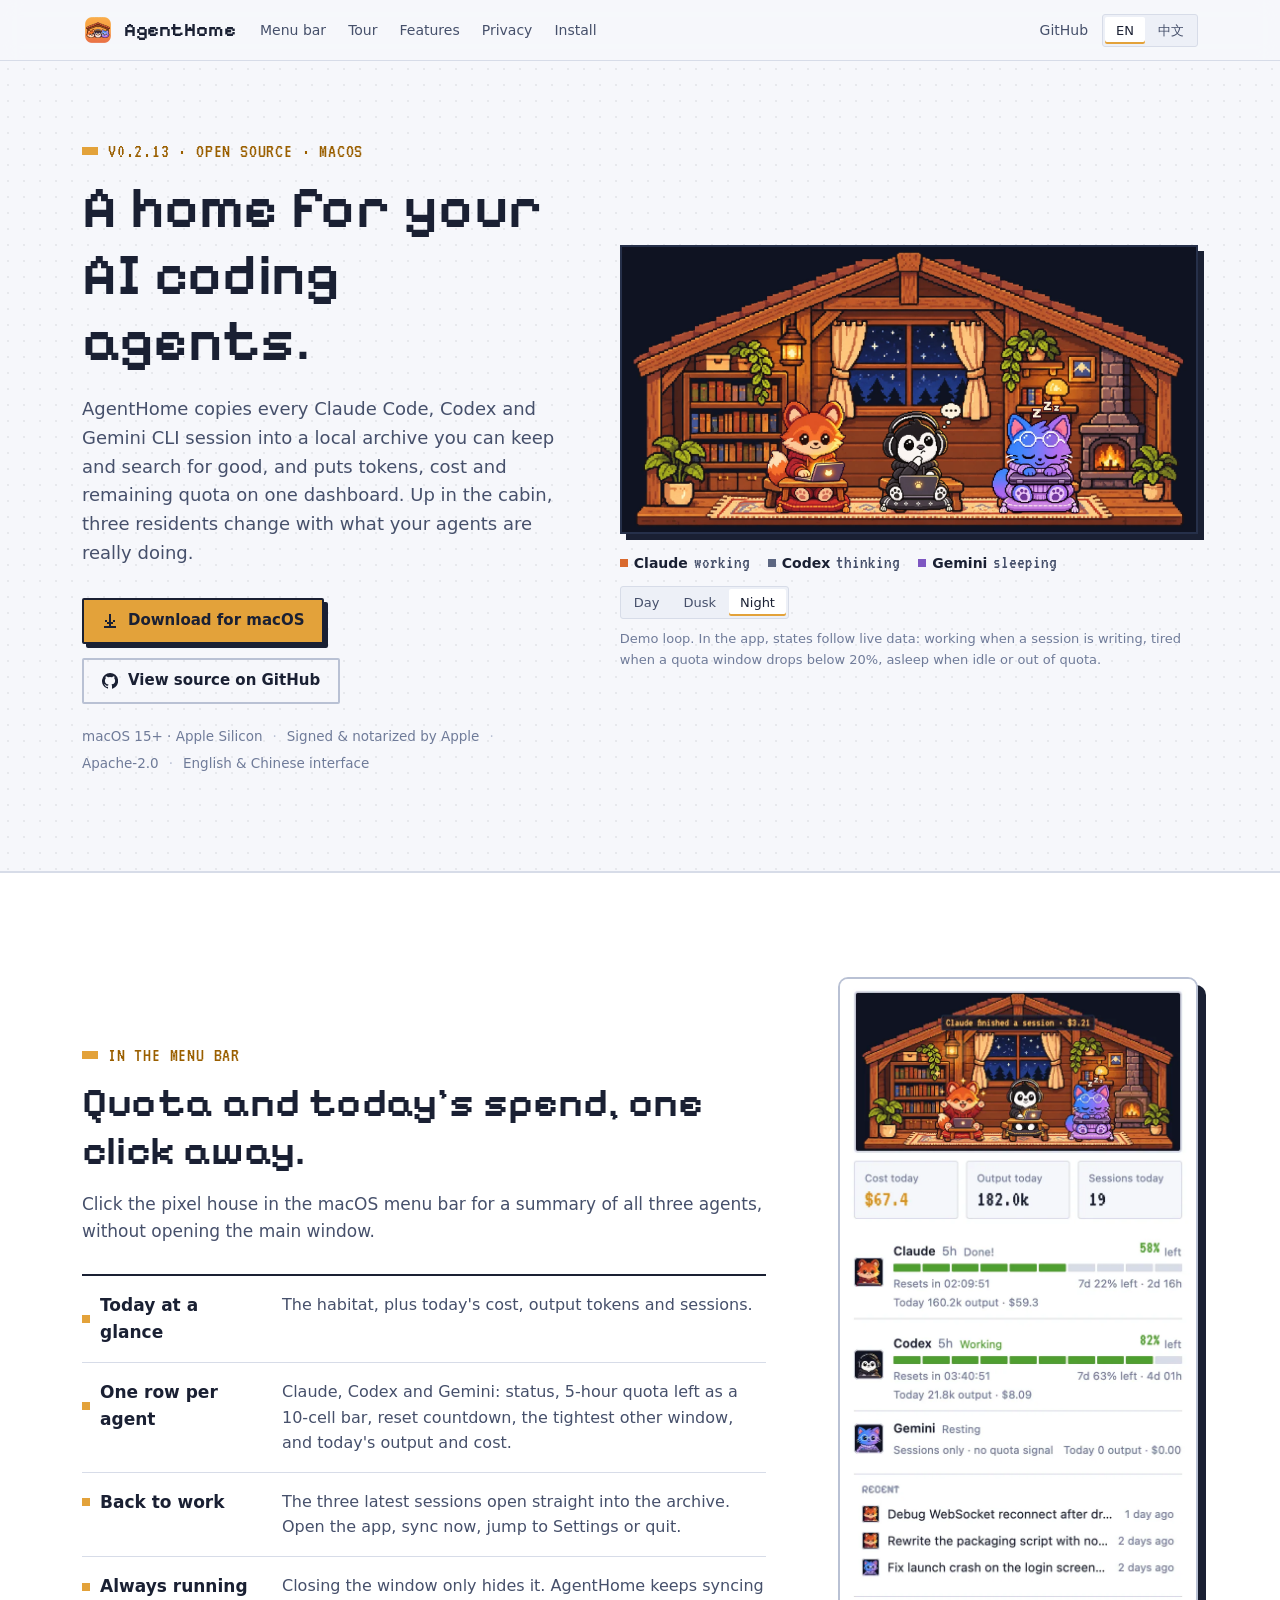
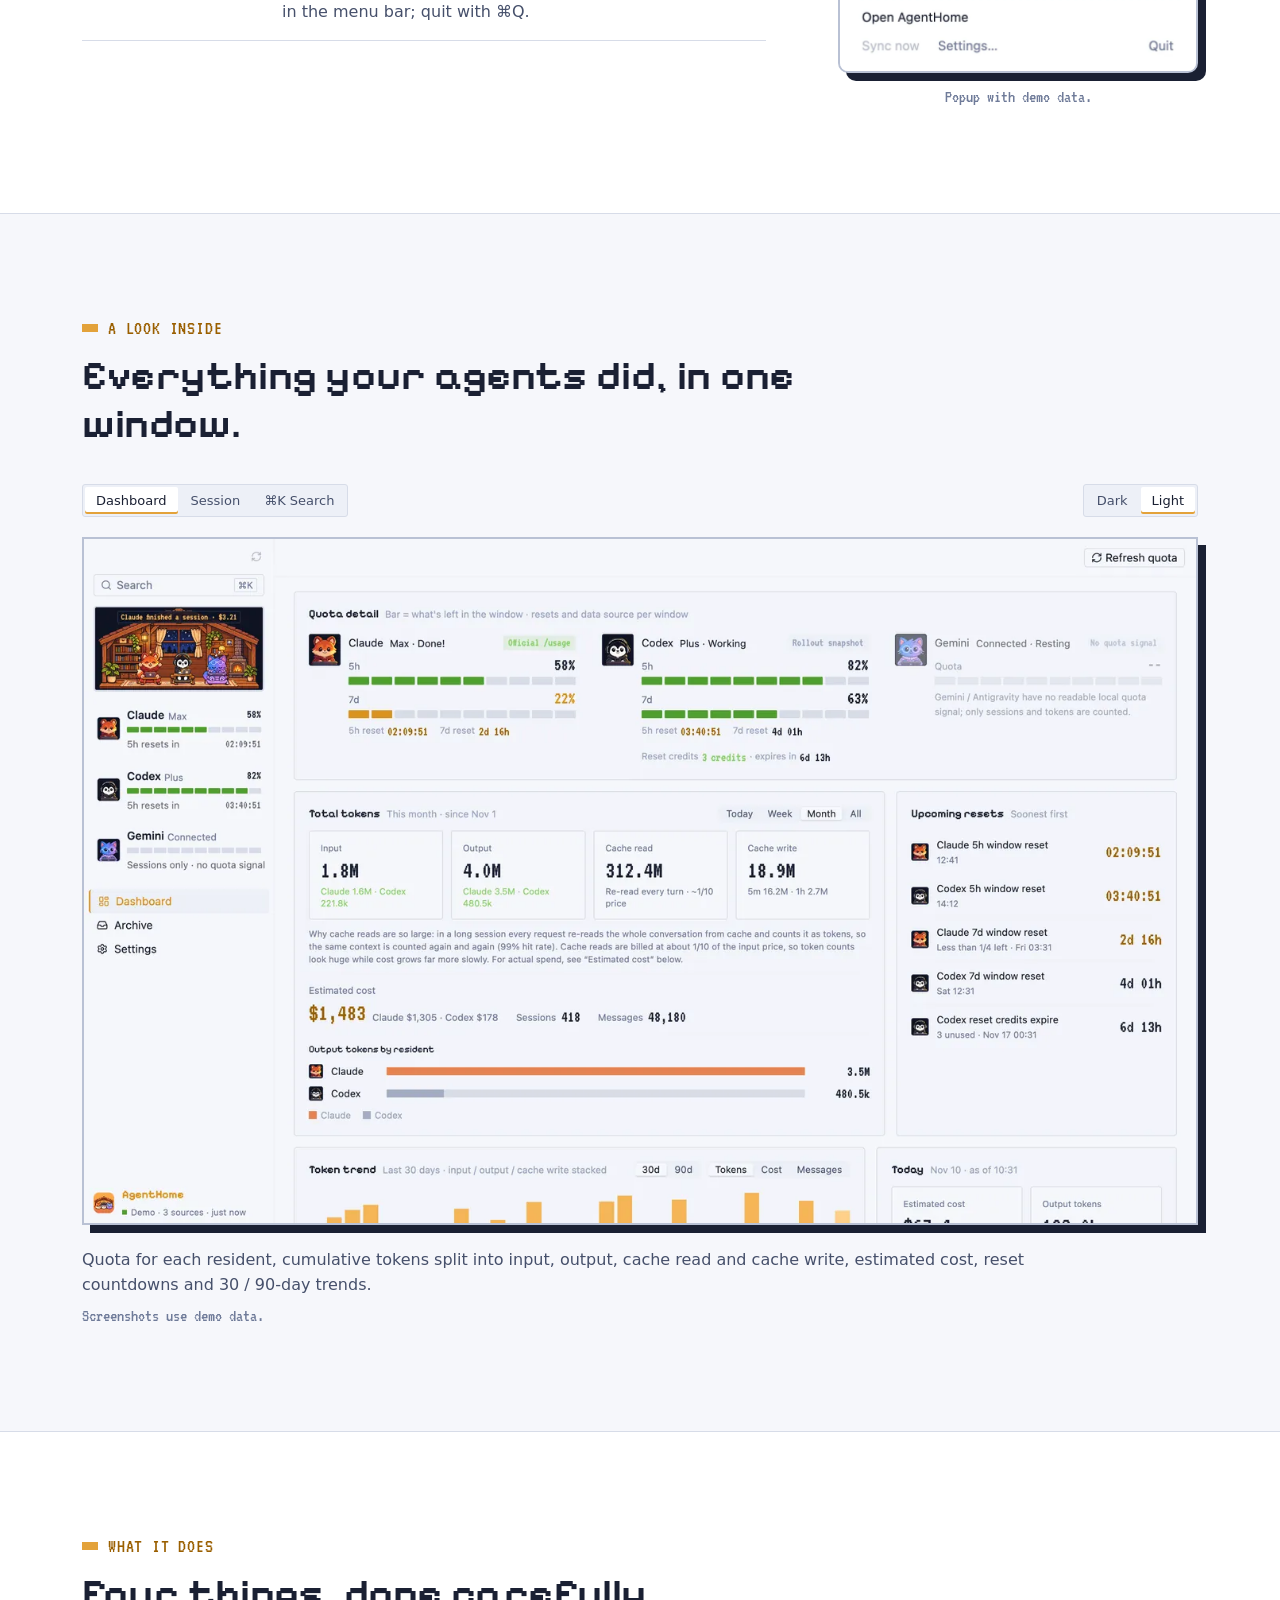
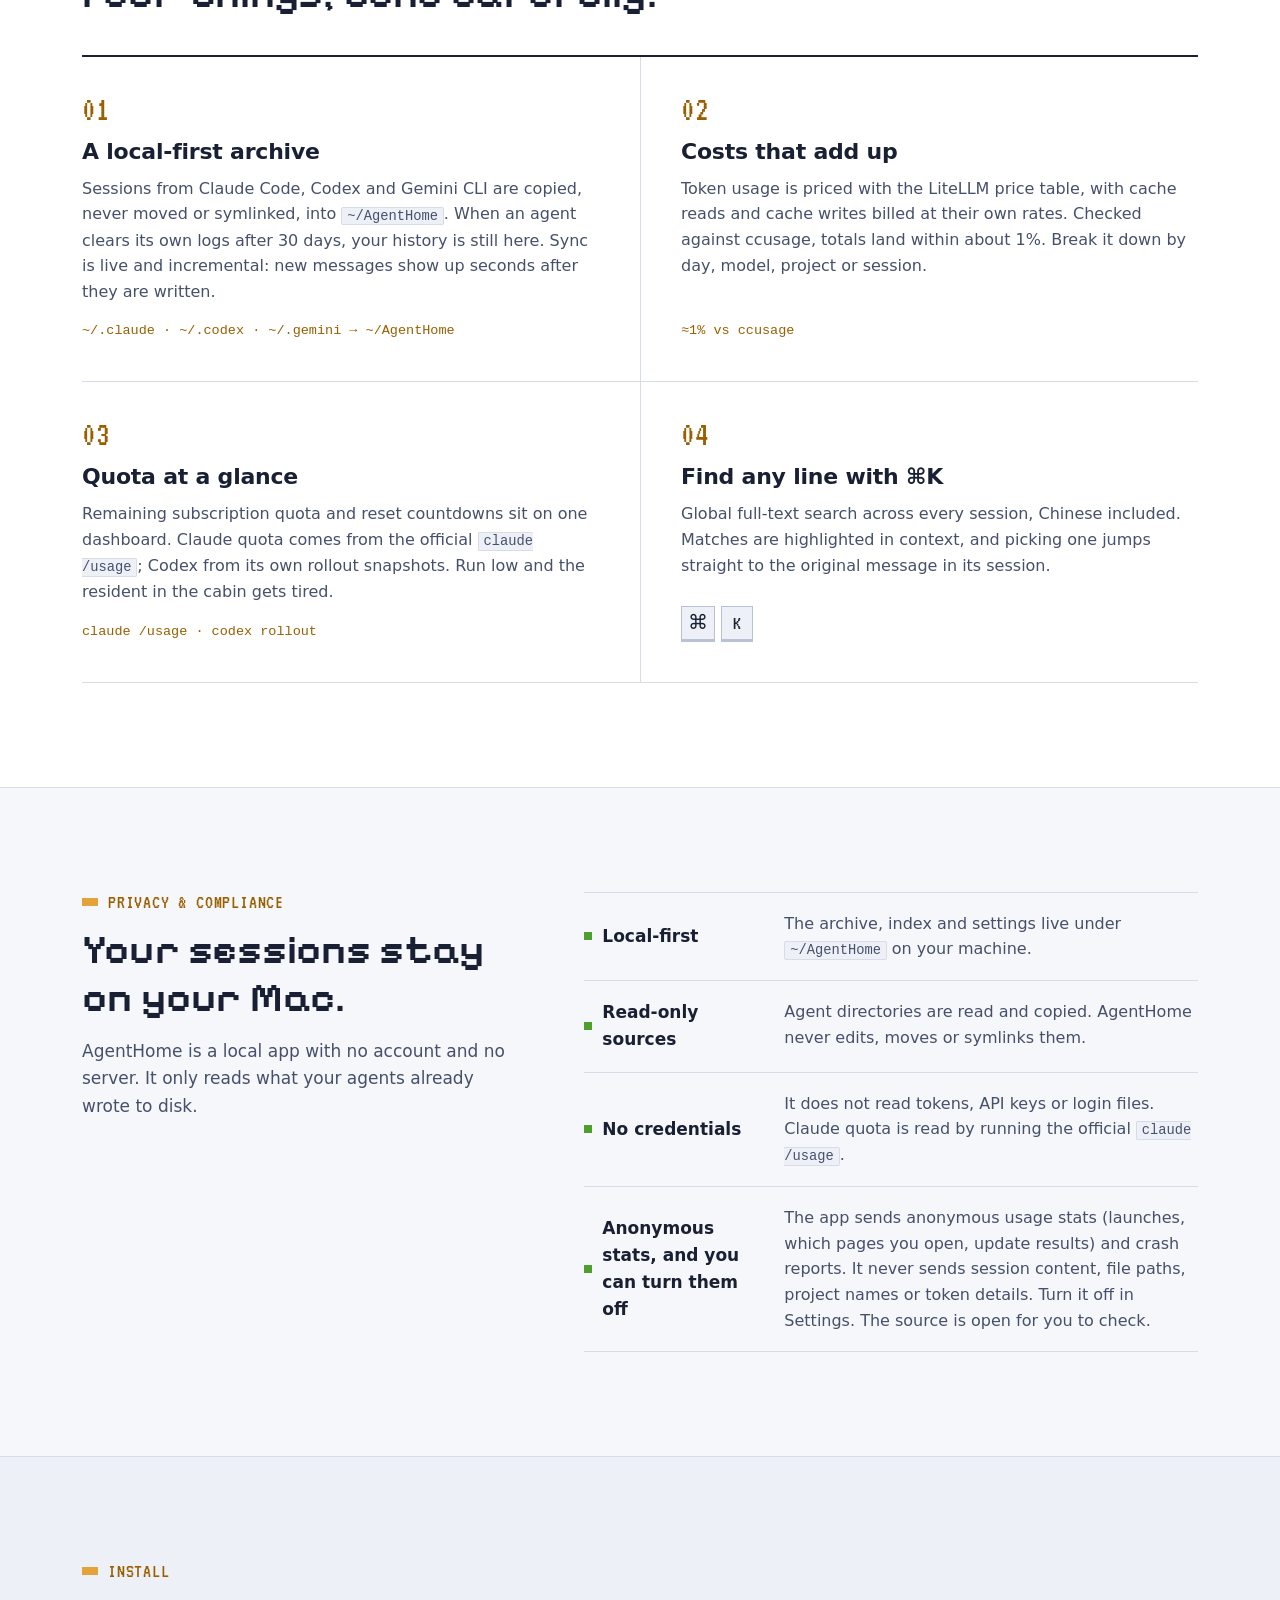
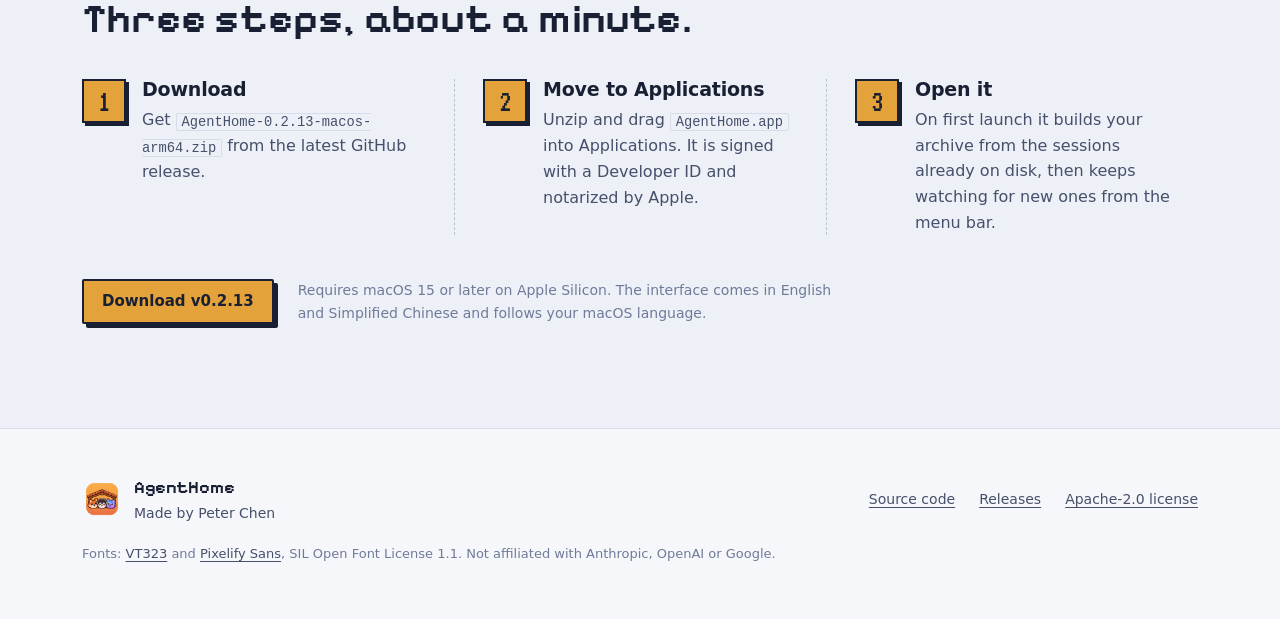
<file: site/index.html>
<!doctype html>
<html lang="en">
<head>
<meta charset="utf-8">
<meta name="viewport" content="width=device-width, initial-scale=1">
<title>AgentHome</title>
<meta name="description" content="AgentHome is a home for your AI coding agents on macOS: a local, searchable archive of every Claude Code, Codex and Gemini CLI session, plus tokens, cost and remaining quota on one dashboard.">
<meta name="color-scheme" content="dark light">
<meta name="theme-color" content="#0F1423" media="(prefers-color-scheme: dark)">
<meta name="theme-color" content="#F6F7FB" media="(prefers-color-scheme: light)">
<meta property="og:type" content="website">
<meta property="og:title" content="AgentHome">
<meta property="og:description" content="A home for your AI coding agents: a local, searchable archive of every Claude Code, Codex and Gemini CLI session, plus tokens, cost and remaining quota on one dashboard. Free and open source for macOS.">
<meta property="og:image" content="https://blog.peterchen97.cn/agenthome/assets/img/og.png">
<meta name="twitter:card" content="summary_large_image">
<link rel="icon" type="image/png" href="assets/img/favicon-64.png">
<link rel="apple-touch-icon" href="assets/img/apple-touch-icon.png">
<link rel="preload" href="assets/fonts/PixelifySans-SemiBold.ttf" as="font" type="font/ttf" crossorigin>
<link rel="preload" href="assets/fonts/VT323-Regular.ttf" as="font" type="font/ttf" crossorigin>
<link rel="stylesheet" href="assets/style.css">
</head>
<body>
<a class="skip" href="#main" data-i18n="skip">Skip to content</a>

<header class="top">
  <div class="wrap top-row">
    <a class="brand" href="#top" aria-label="AgentHome">
      <img src="assets/img/app-icon-256.png" width="32" height="32" alt="">
      <span>AgentHome</span>
    </a>
    <nav class="top-nav" aria-label="Sections">
      <a href="#menubar" data-i18n="nav.menubar">Menu bar</a>
      <a href="#tour" data-i18n="nav.tour">Tour</a>
      <a href="#features" data-i18n="nav.features">Features</a>
      <a href="#privacy" data-i18n="nav.privacy">Privacy</a>
      <a href="#install" data-i18n="nav.install">Install</a>
    </nav>
    <div class="top-actions">
      <a class="gh-link" href="https://github.com/PeterChen1997/agenthome">GitHub</a>
      <div class="seg lang" role="group" aria-label="Language">
        <button type="button" data-lang="en" aria-pressed="true">EN</button>
        <button type="button" data-lang="zh" aria-pressed="false">中文</button>
      </div>
    </div>
  </div>
</header>

<main id="main">
  <section class="hero" id="top">
    <div class="wrap hero-grid">
      <div class="hero-copy">
        <p class="eyebrow"><span class="pip" aria-hidden="true"></span><span data-i18n="hero.eyebrow">v0.2.13 · open source · macOS</span></p>
        <h1 data-i18n="hero.title">A home for your AI coding agents.</h1>
        <p class="lede" data-i18n="hero.lede">AgentHome copies every Claude Code, Codex and Gemini CLI session into a local archive you can keep and search for good, and puts tokens, cost and remaining quota on one dashboard. Up in the cabin, three residents change with what your agents are really doing.</p>
        <div class="cta">
          <a class="btn btn-primary" href="https://github.com/PeterChen1997/agenthome/releases/latest" data-umami-event="download" data-umami-event-location="hero">
            <svg class="ico" viewBox="0 0 16 16" aria-hidden="true"><path d="M7 1h2v8h2v-2h2v2h-2v2H9v2H7v-2H5V9H3V7h2v2h2z M2 13h12v2H2z"/></svg>
            <span data-i18n="hero.download">Download for macOS</span>
          </a>
          <a class="btn btn-ghost" href="https://github.com/PeterChen1997/agenthome">
            <svg class="ico" viewBox="0 0 16 16" aria-hidden="true"><path d="M8 0a8 8 0 0 0-2.53 15.59c.4.07.55-.17.55-.38v-1.34c-2.23.48-2.7-1.07-2.7-1.07-.36-.92-.89-1.17-.89-1.17-.73-.5.06-.49.06-.49.8.06 1.23.83 1.23.83.72 1.22 1.88.87 2.34.67.07-.52.28-.87.5-1.07-1.78-.2-3.65-.89-3.65-3.95 0-.87.31-1.59.82-2.15-.08-.2-.36-1.02.08-2.12 0 0 .67-.21 2.2.82a7.6 7.6 0 0 1 4 0c1.53-1.04 2.2-.82 2.2-.82.44 1.1.16 1.92.08 2.12.51.56.82 1.28.82 2.15 0 3.07-1.87 3.75-3.65 3.95.29.25.54.73.54 1.48v2.2c0 .21.15.46.55.38A8 8 0 0 0 8 0z"/></svg>
            <span data-i18n="hero.source">View source on GitHub</span>
          </a>
        </div>
        <ul class="facts">
          <li data-i18n="hero.f1">macOS 15+ · Apple Silicon</li>
          <li data-i18n="hero.f2">Signed &amp; notarized by Apple</li>
          <li>Apache-2.0</li>
          <li data-i18n="hero.f3">English &amp; Chinese interface</li>
        </ul>
      </div>

      <figure class="habitat" aria-labelledby="habitat-cap">
        <div class="scene" data-tod="night">
          <img class="scene-bg" data-bg="night" src="assets/habitat/bg-night.webp" width="1400" height="700" alt="">
          <img class="scene-bg" data-bg="evening" src="assets/habitat/bg-evening.webp" width="1400" height="700" alt="" loading="lazy">
          <img class="scene-bg" data-bg="day" src="assets/habitat/bg-day.webp" width="1400" height="700" alt="" loading="lazy">
          <div class="slot" data-who="claude" data-state="working" style="--x:32.5%">
            <img src="assets/habitat/claude-working.webp" width="240" height="320" alt="Claude, the fox">
          </div>
          <div class="slot" data-who="codex" data-state="thinking" style="--x:52%">
            <img src="assets/habitat/codex-thinking.webp" width="284" height="320" alt="Codex, the penguin">
          </div>
          <div class="slot" data-who="gemini" data-state="sleeping" style="--x:72%">
            <img src="assets/habitat/gemini-sleeping.webp" width="249" height="320" alt="Gemini, the cat">
          </div>
        </div>
        <figcaption class="residents" id="habitat-cap">
          <ul>
            <li data-who="claude"><span class="dot"></span><b>Claude</b> <span class="state" data-state-label>working</span></li>
            <li data-who="codex"><span class="dot"></span><b>Codex</b> <span class="state" data-state-label>thinking</span></li>
            <li data-who="gemini"><span class="dot"></span><b>Gemini</b> <span class="state" data-state-label>sleeping</span></li>
          </ul>
          <div class="seg tod" role="group" aria-label="Time of day">
            <button type="button" data-tod="day" aria-pressed="false" data-i18n="tod.day">Day</button>
            <button type="button" data-tod="evening" aria-pressed="false" data-i18n="tod.evening">Dusk</button>
            <button type="button" data-tod="night" aria-pressed="true" data-i18n="tod.night">Night</button>
          </div>
        </figcaption>
        <p class="habitat-note" data-i18n="hero.note">Demo loop. In the app, states follow live data: working when a session is writing, tired when a quota window drops below 20%, asleep when idle or out of quota.</p>
      </figure>
    </div>
  </section>

  <section class="menubar" id="menubar" aria-labelledby="menubar-title">
    <div class="wrap mb-grid">
      <div class="mb-copy">
        <div class="sec-head">
          <p class="label" data-i18n="mb.label">In the menu bar</p>
          <h2 id="menubar-title" data-i18n="mb.title">Quota and today's spend, one click away.</h2>
          <p class="sec-lede" data-i18n="mb.lede">Click the pixel house in the macOS menu bar for a summary of all three agents, without opening the main window.</p>
        </div>
        <ul class="mb-points">
          <li><b data-i18n="mb.1.t">Today at a glance</b><span data-i18n="mb.1.p">The habitat, plus today's cost, output tokens and sessions.</span></li>
          <li><b data-i18n="mb.2.t">One row per agent</b><span data-i18n="mb.2.p">Claude, Codex and Gemini: status, 5-hour quota left as a 10-cell bar, reset countdown, the tightest other window, and today's output and cost.</span></li>
          <li><b data-i18n="mb.3.t">Back to work</b><span data-i18n="mb.3.p">The three latest sessions open straight into the archive. Open the app, sync now, jump to Settings or quit.</span></li>
          <li><b data-i18n="mb.4.t">Always running</b><span data-i18n="mb.4.p">Closing the window only hides it. AgentHome keeps syncing in the menu bar; quit with ⌘Q.</span></li>
        </ul>
      </div>
      <figure class="mb-shot">
        <div class="mb-frame">
          <img id="menubar-img" src="assets/shots/menubar-dark.en.webp" width="360" height="700" alt="AgentHome menu bar popup: habitat, today's cost, output and sessions, quota per agent and recent sessions" loading="lazy">
        </div>
        <figcaption class="demo-note" data-i18n="mb.demo">Popup with demo data.</figcaption>
      </figure>
    </div>
  </section>

  <section class="tour" id="tour" aria-labelledby="tour-title">
    <div class="wrap">
      <div class="sec-head">
        <p class="label" data-i18n="tour.label">A look inside</p>
        <h2 id="tour-title" data-i18n="tour.title">Everything your agents did, in one window.</h2>
      </div>
      <div class="tour-bar">
        <div class="seg tabs" role="group" aria-label="Screenshot">
          <button type="button" data-shot="dashboard" aria-pressed="true" data-i18n="tour.t1">Dashboard</button>
          <button type="button" data-shot="session" aria-pressed="false" data-i18n="tour.t2">Session</button>
          <button type="button" data-shot="search" aria-pressed="false" data-i18n="tour.t3">⌘K Search</button>
        </div>
        <div class="seg shot-theme" role="group" aria-label="Screenshot theme">
          <button type="button" data-mode="dark" aria-pressed="true" data-i18n="tour.dark">Dark</button>
          <button type="button" data-mode="light" aria-pressed="false" data-i18n="tour.light">Light</button>
        </div>
      </div>
      <figure class="shot">
        <div class="shot-frame">
          <img id="shot-img" src="assets/shots/dashboard-dark.en.webp" width="1400" height="860" alt="AgentHome dashboard: quota per resident, cumulative tokens, estimated cost and reset countdowns" loading="lazy">
        </div>
        <figcaption>
          <p class="cap" data-cap="dashboard" data-i18n="tour.c1">Quota for each resident, cumulative tokens split into input, output, cache read and cache write, estimated cost, reset countdowns and 30 / 90-day trends.</p>
          <p class="cap" data-cap="session" hidden data-i18n="tour.c2">Sessions grouped by day and folded by sub-agent. Inside, every turn is laid out with tool calls collapsed into trace rows, token counts and per-session cost.</p>
          <p class="cap" data-cap="search" hidden data-i18n="tour.c3">Press ⌘K anywhere: full-text search across every session, matches highlighted, Enter jumps to the original message.</p>
          <p class="demo-note" data-i18n="tour.demo">Screenshots use demo data.</p>
        </figcaption>
      </figure>
    </div>
  </section>

  <section class="features" id="features" aria-labelledby="features-title">
    <div class="wrap">
      <div class="sec-head">
        <p class="label" data-i18n="feat.label">What it does</p>
        <h2 id="features-title" data-i18n="feat.title">Four things, done carefully.</h2>
      </div>
      <div class="feat-grid">
        <article class="feat">
          <span class="num" aria-hidden="true">01</span>
          <h3 data-i18n="feat.1.t">A local-first archive</h3>
          <p data-i18n="feat.1.p">Sessions from Claude Code, Codex and Gemini CLI are copied, never moved or symlinked, into <code>~/AgentHome</code>. When an agent clears its own logs after 30 days, your history is still here. Sync is live and incremental: new messages show up seconds after they are written.</p>
          <p class="fact">~/.claude · ~/.codex · ~/.gemini → ~/AgentHome</p>
        </article>
        <article class="feat">
          <span class="num" aria-hidden="true">02</span>
          <h3 data-i18n="feat.2.t">Costs that add up</h3>
          <p data-i18n="feat.2.p">Token usage is priced with the LiteLLM price table, with cache reads and cache writes billed at their own rates. Checked against ccusage, totals land within about 1%. Break it down by day, model, project or session.</p>
          <p class="fact" data-i18n="feat.2.f">≈1% vs ccusage</p>
        </article>
        <article class="feat">
          <span class="num" aria-hidden="true">03</span>
          <h3 data-i18n="feat.3.t">Quota at a glance</h3>
          <p data-i18n="feat.3.p">Remaining subscription quota and reset countdowns sit on one dashboard. Claude quota comes from the official <code>claude /usage</code>; Codex from its own rollout snapshots. Run low and the resident in the cabin gets tired.</p>
          <p class="fact">claude /usage · codex rollout</p>
        </article>
        <article class="feat">
          <span class="num" aria-hidden="true">04</span>
          <h3 data-i18n="feat.4.t">Find any line with ⌘K</h3>
          <p data-i18n="feat.4.p">Global full-text search across every session, Chinese included. Matches are highlighted in context, and picking one jumps straight to the original message in its session.</p>
          <p class="fact"><kbd>⌘</kbd><kbd>K</kbd></p>
        </article>
      </div>
    </div>
  </section>

  <section class="privacy" id="privacy" aria-labelledby="privacy-title">
    <div class="wrap privacy-grid">
      <div class="sec-head">
        <p class="label" data-i18n="priv.label">Privacy &amp; compliance</p>
        <h2 id="privacy-title" data-i18n="priv.title">Your sessions stay on your Mac.</h2>
        <p class="sec-lede" data-i18n="priv.lede">AgentHome is a local app with no account and no server. It only reads what your agents already wrote to disk.</p>
      </div>
      <dl class="rules">
        <div><dt data-i18n="priv.1.t">Local-first</dt><dd data-i18n="priv.1.p">The archive, index and settings live under <code>~/AgentHome</code> on your machine.</dd></div>
        <div><dt data-i18n="priv.2.t">Read-only sources</dt><dd data-i18n="priv.2.p">Agent directories are read and copied. AgentHome never edits, moves or symlinks them.</dd></div>
        <div><dt data-i18n="priv.3.t">No credentials</dt><dd data-i18n="priv.3.p">It does not read tokens, API keys or login files. Claude quota is read by running the official <code>claude /usage</code>.</dd></div>
        <div><dt data-i18n="priv.4.t">Anonymous stats, and you can turn them off</dt><dd data-i18n="priv.4.p">The app sends anonymous usage stats (launches, which pages you open, update results) and crash reports. It never sends session content, file paths, project names or token details. Turn it off in Settings. The source is open for you to check.</dd></div>
      </dl>
    </div>
  </section>

  <section class="install" id="install" aria-labelledby="install-title">
    <div class="wrap">
      <div class="sec-head">
        <p class="label" data-i18n="inst.label">Install</p>
        <h2 id="install-title" data-i18n="inst.title">Three steps, about a minute.</h2>
      </div>
      <ol class="steps">
        <li>
          <span class="num" aria-hidden="true">1</span>
          <h3 data-i18n="inst.1.t">Download</h3>
          <p data-i18n="inst.1.p">Get <code>AgentHome-0.2.13-macos-arm64.zip</code> from the latest GitHub release.</p>
        </li>
        <li>
          <span class="num" aria-hidden="true">2</span>
          <h3 data-i18n="inst.2.t">Move to Applications</h3>
          <p data-i18n="inst.2.p">Unzip and drag <code>AgentHome.app</code> into Applications. It is signed with a Developer ID and notarized by Apple.</p>
        </li>
        <li>
          <span class="num" aria-hidden="true">3</span>
          <h3 data-i18n="inst.3.t">Open it</h3>
          <p data-i18n="inst.3.p">On first launch it builds your archive from the sessions already on disk, then keeps watching for new ones from the menu bar.</p>
        </li>
      </ol>
      <div class="install-cta">
        <a class="btn btn-primary" href="https://github.com/PeterChen1997/agenthome/releases/latest" data-umami-event="download" data-umami-event-location="install"><span data-i18n="inst.cta">Download v0.2.13</span></a>
        <p class="req" data-i18n="inst.req">Requires macOS 15 or later on Apple Silicon. The interface comes in English and Simplified Chinese and follows your macOS language.</p>
      </div>
    </div>
  </section>
</main>

<footer class="foot">
  <div class="wrap foot-row">
    <div class="foot-brand">
      <img src="assets/img/app-icon-256.png" width="40" height="40" alt="" loading="lazy">
      <div>
        <p class="foot-name">AgentHome</p>
        <p data-i18n="foot.by">Made by Peter Chen</p>
      </div>
    </div>
    <ul class="foot-links">
      <li><a href="https://github.com/PeterChen1997/agenthome" data-i18n="foot.src">Source code</a></li>
      <li><a href="https://github.com/PeterChen1997/agenthome/releases" data-i18n="foot.rel">Releases</a></li>
      <li><a href="https://github.com/PeterChen1997/agenthome/blob/main/LICENSE" data-i18n="foot.lic">Apache-2.0 license</a></li>
    </ul>
    <p class="foot-fine" data-i18n="foot.fine">Fonts: <a href="assets/fonts/OFL-VT323.txt">VT323</a> and <a href="assets/fonts/OFL-PixelifySans.txt">Pixelify Sans</a>, SIL Open Font License 1.1. Not affiliated with Anthropic, OpenAI or Google.</p>
  </div>
</footer>

<script src="assets/main.js"></script>
<script defer src="https://a.hweb.peterchen97.cn/script.js" data-website-id="5bc30eaf-ce3e-4e80-a6d5-86eb219da3a7"></script>
</body>
</html>
</file>
<file: site/assets/style.css>
/* AgentHome landing page. Colours follow crates/app/assets/themes/pixel-habitat.json. */

@font-face {
  font-family: "Pixelify Sans";
  src: url("fonts/PixelifySans-SemiBold.ttf") format("truetype");
  font-weight: 600;
  font-style: normal;
  font-display: swap;
}
@font-face {
  font-family: "VT323";
  src: url("fonts/VT323-Regular.ttf") format("truetype");
  font-weight: 400;
  font-style: normal;
  font-display: swap;
}

/* Light set (used when the system asks for light). */
:root {
  --bg: #F6F7FB;
  --bg-raised: #FFFFFF;
  --bg-sunk: #EDF0F7;
  --line: #D7DCE8;
  --line-strong: #B9C1D4;
  --fg: #1A2033;
  --fg-2: #46506B;
  --fg-3: #6F7B99;
  --accent: #E3A23A;
  --accent-hover: #EBB257;
  --accent-ink: #1A2033;
  --accent-text: #9A5F00;
  --shadow: #1A2033;
  --scene-ink: #0F1423;
  --scene-line: #26304A;
  --dot-grid: rgba(26, 32, 51, 0.07);
  --claude: #D9692E;
  --codex: #5D6782;
  --gemini: #7E57C2;
  --ok: #4F9F2F;
  --code-bg: #EDF0F7;
  --font-pixel: "Pixelify Sans", -apple-system, "PingFang SC", "Hiragino Sans GB", system-ui, sans-serif;
  --font-mono: "VT323", ui-monospace, "SF Mono", Menlo, monospace;
  --font-body: -apple-system, BlinkMacSystemFont, "Segoe UI", "PingFang SC", "Hiragino Sans GB", "Microsoft YaHei", "Noto Sans CJK SC", system-ui, sans-serif;
  --gutter: 16px;
  --maxw: 1180px;
}

/* Dark set: the default look of the app. */
@media (prefers-color-scheme: dark) {
  :root {
    --bg: #0F1423;
    --bg-raised: #161C2E;
    --bg-sunk: #1C2338;
    --line: #26304A;
    --line-strong: #34405F;
    --fg: #E8ECF5;
    --fg-2: #9AA6C0;
    --fg-3: #6F7B99;
    --accent: #F5B556;
    --accent-hover: #F8C470;
    --accent-ink: #0F1423;
    --accent-text: #F5B556;
    --shadow: #05070E;
    --dot-grid: rgba(232, 236, 245, 0.05);
    --claude: #F08A4B;
    --codex: #9AA6C0;
    --gemini: #9B72CB;
    --ok: #8BD16A;
    --code-bg: #1C2338;
  }
}

*, *::before, *::after { box-sizing: border-box; }
html { -webkit-text-size-adjust: 100%; scroll-behavior: smooth; scroll-padding-top: 72px; }
body {
  margin: 0;
  background: var(--bg);
  color: var(--fg);
  font: 16px/1.6 var(--font-body);
  overflow-x: hidden;
}
img { max-width: 100%; height: auto; display: block; }
a { color: inherit; }
code {
  font-family: ui-monospace, "SF Mono", Menlo, monospace;
  font-size: 0.86em;
  background: var(--code-bg);
  border: 1px solid var(--line);
  padding: 0.05em 0.35em;
  border-radius: 2px;
  overflow-wrap: anywhere;
}
h1, h2, h3 { font-family: var(--font-pixel); font-weight: 600; line-height: 1.15; margin: 0; letter-spacing: 0.005em; }
/* Pixelify's capital C reads as an O at small sizes, so small headings use the body face. */
h3 { font-family: var(--font-body); font-weight: 700; letter-spacing: -0.01em; }
p { margin: 0; }
:focus-visible { outline: 2px solid var(--accent); outline-offset: 2px; }

.wrap { max-width: var(--maxw); margin: 0 auto; padding: 0 var(--gutter); }
@media (min-width: 720px) { :root { --gutter: 32px; } }

.skip { position: absolute; left: -9999px; top: 8px; background: var(--accent); color: var(--accent-ink); padding: 6px 10px; z-index: 50; }
.skip:focus { left: 8px; }

/* Header */
.top {
  position: sticky; top: 0; z-index: 20;
  background: color-mix(in srgb, var(--bg) 88%, transparent);
  backdrop-filter: blur(10px);
  -webkit-backdrop-filter: blur(10px);
  border-bottom: 1px solid var(--line);
}
.top-row { display: flex; align-items: center; gap: 24px; height: 60px; }
.brand { display: flex; align-items: center; gap: 10px; text-decoration: none; font-family: var(--font-pixel); font-weight: 600; font-size: 20px; }
.brand img { width: 32px; height: 32px; }
.top-nav { display: none; gap: 22px; font-size: 14px; }
.top-nav a { text-decoration: none; color: var(--fg-2); }
.top-nav a:hover { color: var(--fg); }
.top-actions { margin-left: auto; display: flex; align-items: center; gap: 14px; }
.gh-link { font-size: 14px; color: var(--fg-2); text-decoration: none; display: none; }
.gh-link:hover { color: var(--fg); }
@media (min-width: 860px) { .top-nav { display: flex; } }
@media (min-width: 480px) { .gh-link { display: inline; } }

/* Segmented control, square-cornered like the app's pixel UI */
.seg { display: inline-flex; border: 1px solid var(--line); background: var(--bg-sunk); padding: 2px; gap: 2px; border-radius: 3px; }
.seg button {
  font: 500 13px/1 var(--font-body);
  color: var(--fg-2);
  background: transparent;
  border: 0;
  padding: 7px 11px;
  border-radius: 2px;
  cursor: pointer;
  white-space: nowrap;
}
.seg button:hover { color: var(--fg); }
.seg button[aria-pressed="true"] { background: var(--bg-raised); color: var(--fg); box-shadow: inset 0 -2px 0 var(--accent); }

/* Buttons */
.btn {
  display: inline-flex; align-items: center; gap: 10px;
  font: 600 15px/1 var(--font-body);
  padding: 13px 18px;
  text-decoration: none;
  border: 2px solid var(--shadow);
  border-radius: 2px;
  transition: transform 80ms steps(2), box-shadow 80ms steps(2);
}
.btn .ico { width: 16px; height: 16px; fill: currentColor; flex: none; }
.btn-primary { background: var(--accent); color: var(--accent-ink); box-shadow: 4px 4px 0 var(--shadow); }
.btn-primary:hover { background: var(--accent-hover); }
.btn-primary:active { transform: translate(4px, 4px); box-shadow: 0 0 0 var(--shadow); }
.btn-ghost { background: transparent; color: var(--fg); border-color: var(--line-strong); }
.btn-ghost:hover { border-color: var(--fg-2); }

/* Section scaffolding */
section { padding: 72px 0; }
@media (min-width: 900px) { section { padding: 104px 0; } }
.sec-head { max-width: 720px; margin-bottom: 36px; }
.label, .eyebrow {
  font-family: var(--font-mono);
  font-size: 20px;
  line-height: 1;
  color: var(--accent-text);
  text-transform: uppercase;
  letter-spacing: 0.04em;
  margin-bottom: 14px;
  display: flex; align-items: center; gap: 10px;
}
.label::before, .pip {
  content: "";
  width: 8px; height: 8px;
  background: var(--accent);
  box-shadow: 8px 0 0 var(--accent);
  margin-right: 8px;
  flex: none;
}
.pip { margin-right: 8px; }
h2 { font-size: clamp(28px, 4.2vw, 42px); }
.sec-lede { color: var(--fg-2); margin-top: 16px; font-size: 17px; }

/* Hero */
.hero {
  padding: 48px 0 64px;
  background-image: radial-gradient(var(--dot-grid) 1px, transparent 1.4px);
  background-size: 16px 16px;
  border-bottom: 1px solid var(--line);
}
.hero-grid { display: grid; gap: 40px; align-items: center; }
@media (min-width: 1000px) {
  .hero { padding: 80px 0 96px; }
  .hero-grid { grid-template-columns: minmax(0, 1fr) minmax(0, 1.2fr); gap: 56px; }
}
.hero h1 { font-size: clamp(36px, 5.6vw, 58px); margin-bottom: 20px; }
html[lang="zh-CN"] .hero h1 { line-height: 1.25; }
.lede { font-size: 18px; color: var(--fg-2); max-width: 36em; }
.cta { display: flex; flex-wrap: wrap; gap: 14px 16px; margin: 30px 0 22px; }
.facts { list-style: none; padding: 0; margin: 0; display: flex; flex-wrap: wrap; gap: 6px 0; font-size: 13.5px; color: var(--fg-3); }
.facts li:not(:last-child)::after { content: "·"; margin: 0 10px; color: var(--line-strong); }

/* Habitat scene */
.habitat { margin: 0; min-width: 0; }
.scene {
  position: relative;
  aspect-ratio: 2 / 1;
  background: var(--scene-ink);
  border: 2px solid var(--scene-line);
  box-shadow: 6px 6px 0 var(--shadow);
  overflow: hidden;
  isolation: isolate;
}
.scene-bg { position: absolute; inset: 0; width: 100%; height: 100%; opacity: 0; transition: opacity 600ms ease; }
.scene[data-tod="day"] .scene-bg[data-bg="day"],
.scene[data-tod="evening"] .scene-bg[data-bg="evening"],
.scene[data-tod="night"] .scene-bg[data-bg="night"] { opacity: 1; }

/* Slot geometry mirrors crates/app/src/habitat/view.rs: 20% wide, 40% tall, bottom 6.5%. */
.slot {
  position: absolute;
  left: calc(var(--x) - 10%);
  bottom: 6.5%;
  width: 20%;
  height: 40%;
  display: flex; align-items: flex-end; justify-content: center;
  transform-origin: 50% 100%;
  z-index: 2;
}
.slot img { width: 100%; height: 100%; object-fit: contain; object-position: 50% 100%; transition: opacity 180ms ease; }
.slot[data-state="working"]  { animation: s-working 420ms steps(1, end) infinite; }
.slot[data-state="thinking"] { animation: s-thinking 2200ms ease-in-out infinite alternate; }
.slot[data-state="sleeping"] { animation: s-sleeping 3400ms ease-in-out infinite alternate; }
.slot[data-state="tired"]    { animation: s-tired 2800ms ease-in-out infinite alternate; }
.slot[data-state="tired"] img { opacity: 0.85; filter: saturate(0.55); }
.slot[data-state="happy"]    { animation: s-happy 550ms ease-in-out infinite alternate; }
.slot.swap[data-state] img { opacity: 0; }
@keyframes s-working { 0% { transform: translateY(0); } 50% { transform: translateY(-2.5%); } }
@keyframes s-thinking { from { transform: translate(-2.5%, 0) rotate(-1.5deg); } to { transform: translate(2.5%, -1%) rotate(1.5deg); } }
@keyframes s-sleeping { from { transform: scale(1); } to { transform: scale(1.035); } }
@keyframes s-tired { from { transform: translateY(0) rotate(0); } to { transform: translateY(2%) rotate(-1deg); } }
@keyframes s-happy { from { transform: translateY(0); } to { transform: translateY(-7%); } }

.residents {
  display: flex; flex-wrap: wrap; align-items: center; justify-content: space-between; gap: 12px 16px;
  margin-top: 18px;
}
.residents ul { list-style: none; margin: 0; padding: 0; display: flex; flex-wrap: wrap; gap: 6px 18px; }
.residents li { display: flex; align-items: baseline; gap: 6px; font-size: 14px; }
.residents b { font-weight: 700; }
.residents .state { font-family: var(--font-mono); font-size: 19px; line-height: 1; color: var(--fg-2); }
.residents .dot { width: 8px; height: 8px; align-self: center; background: var(--fg-3); }
.residents li[data-who="claude"] .dot { background: var(--claude); }
.residents li[data-who="codex"] .dot { background: var(--codex); }
.residents li[data-who="gemini"] .dot { background: var(--gemini); }
.habitat-note { margin-top: 10px; font-size: 13px; color: var(--fg-3); max-width: 60em; }

/* Menu bar popup: a narrow 360pt shot, never stretched */
.menubar { background: var(--bg-raised); border-top: 1px solid var(--line); border-bottom: 1px solid var(--line); }
.mb-grid { display: grid; gap: 40px; align-items: center; }
@media (min-width: 900px) { .mb-grid { grid-template-columns: minmax(0, 1fr) 360px; gap: 72px; } }
.mb-copy { min-width: 0; }
.mb-copy .sec-head { margin-bottom: 28px; }
.mb-points { list-style: none; margin: 0; padding: 0; display: grid; border-top: 2px solid var(--fg); }
.mb-points li { display: grid; gap: 4px 24px; padding: 16px 0; border-bottom: 1px solid var(--line); min-width: 0; }
@media (min-width: 600px) { .mb-points li { grid-template-columns: 11em 1fr; } }
.mb-points b { font-weight: 700; font-size: 17px; line-height: 1.6; display: flex; align-items: center; align-self: start; gap: 10px; }
.mb-points b::before { content: ""; width: 8px; height: 8px; background: var(--accent); flex: none; }
.mb-points span { color: var(--fg-2); }
.mb-shot { margin: 0 auto; width: 100%; max-width: 360px; display: grid; gap: 14px; justify-items: center; }
.mb-frame {
  width: 100%;
  border: 2px solid var(--line-strong);
  border-radius: 10px;
  background: var(--bg-sunk);
  box-shadow: 8px 8px 0 var(--shadow);
  overflow: hidden;
}
.mb-frame img { width: 100%; aspect-ratio: 360 / 700; }

/* Screenshot tour */
.tour-bar { display: flex; flex-wrap: wrap; gap: 12px; justify-content: space-between; margin-bottom: 20px; }
.shot { margin: 0; }
.shot-frame {
  border: 2px solid var(--line-strong);
  background: var(--bg-sunk);
  box-shadow: 8px 8px 0 var(--shadow);
  overflow: hidden;
}
.shot-frame img { width: 100%; aspect-ratio: 1400 / 860; transition: opacity 160ms ease; }
.shot-frame img.loading { opacity: 0.35; }
.shot figcaption { display: flex; flex-wrap: wrap; justify-content: space-between; gap: 8px 24px; margin-top: 22px; }
.cap { color: var(--fg-2); max-width: 62em; }
.demo-note { font-family: var(--font-mono); font-size: 18px; line-height: 1.2; color: var(--fg-3); }

/* Features: a ruled grid, not floating cards */
.features { background: var(--bg-raised); border-top: 1px solid var(--line); border-bottom: 1px solid var(--line); }
.feat-grid { display: grid; border-top: 2px solid var(--fg); }
@media (min-width: 760px) { .feat-grid { grid-template-columns: 1fr 1fr; } }
.feat { padding: 28px 0 32px; border-bottom: 1px solid var(--line); display: flex; flex-direction: column; gap: 12px; min-width: 0; }
@media (min-width: 760px) {
  .feat { padding: 36px 40px 40px 0; }
  .feat:nth-child(2n) { padding-left: 40px; padding-right: 0; border-left: 1px solid var(--line); }
}
.num { font-family: var(--font-mono); font-size: 34px; line-height: 1; color: var(--accent-text); }
.feat h3 { font-size: 22px; }
.feat p { color: var(--fg-2); }
.feat .fact { margin-top: auto; padding-top: 6px; font-family: ui-monospace, "SF Mono", Menlo, monospace; font-size: 13.5px; line-height: 1.4; color: var(--accent-text); overflow-wrap: anywhere; }
kbd {
  font-family: var(--font-mono); font-size: 20px; color: var(--fg);
  display: inline-block; min-width: 1.6em; text-align: center;
  padding: 2px 6px; margin-right: 6px;
  border: 1px solid var(--line-strong); border-bottom-width: 3px; background: var(--bg-sunk);
}

/* Privacy */
.privacy-grid { display: grid; gap: 8px 64px; }
@media (min-width: 960px) { .privacy-grid { grid-template-columns: minmax(0, 5fr) minmax(0, 7fr); align-items: start; } }
.rules { margin: 0; display: grid; }
.rules > div { display: grid; gap: 4px 24px; padding: 18px 0; border-top: 1px solid var(--line); }
.rules > div:last-child { border-bottom: 1px solid var(--line); }
@media (min-width: 600px) { .rules > div { grid-template-columns: 11em 1fr; } }
.rules dt { font-weight: 700; font-size: 17px; display: flex; align-items: center; gap: 10px; }
.rules dt::before { content: ""; width: 8px; height: 8px; background: var(--ok); flex: none; }
.rules dd { margin: 0; color: var(--fg-2); }

/* Install */
.install { background: var(--bg-sunk); border-top: 1px solid var(--line); }
.steps { list-style: none; margin: 0; padding: 0; display: grid; gap: 28px; counter-reset: none; }
@media (min-width: 820px) { .steps { grid-template-columns: repeat(3, minmax(0, 1fr)); gap: 0; } }
.steps li { display: grid; grid-template-columns: auto 1fr; gap: 6px 16px; align-content: start; min-width: 0; }
@media (min-width: 820px) {
  .steps li { padding: 0 28px; border-left: 1px dashed var(--line-strong); }
  .steps li:first-child { padding-left: 0; border-left: 0; }
}
.steps .num {
  grid-row: span 2;
  width: 44px; height: 44px; display: grid; place-items: center;
  font-size: 32px; color: var(--accent-ink); background: var(--accent);
  border: 2px solid var(--shadow); box-shadow: 3px 3px 0 var(--shadow);
}
.steps h3 { font-size: 19px; align-self: end; }
.steps p { color: var(--fg-2); }
.install-cta { margin-top: 44px; display: flex; flex-wrap: wrap; align-items: center; gap: 16px 24px; }
.req { color: var(--fg-3); font-size: 14px; max-width: 40em; }

/* Footer */
.foot { padding: 44px 0 56px; border-top: 1px solid var(--line); font-size: 14px; color: var(--fg-2); }
.foot-row { display: grid; gap: 20px; }
@media (min-width: 820px) { .foot-row { grid-template-columns: auto 1fr; align-items: center; } .foot-fine { grid-column: 1 / -1; } }
.foot-brand { display: flex; gap: 12px; align-items: center; }
.foot-brand img { width: 40px; height: 40px; }
.foot-name { font-family: var(--font-pixel); font-weight: 600; font-size: 18px; color: var(--fg); }
.foot-links { list-style: none; margin: 0; padding: 0; display: flex; flex-wrap: wrap; gap: 8px 24px; }
@media (min-width: 820px) { .foot-links { justify-content: flex-end; } }
.foot-links a, .foot-fine a { color: var(--fg-2); text-underline-offset: 3px; }
.foot-links a:hover, .foot-fine a:hover { color: var(--fg); }
.foot-fine { color: var(--fg-3); font-size: 13px; }

@media (prefers-reduced-motion: reduce) {
  html { scroll-behavior: auto; }
  *, *::before, *::after { animation: none !important; transition: none !important; }
}
</file>
